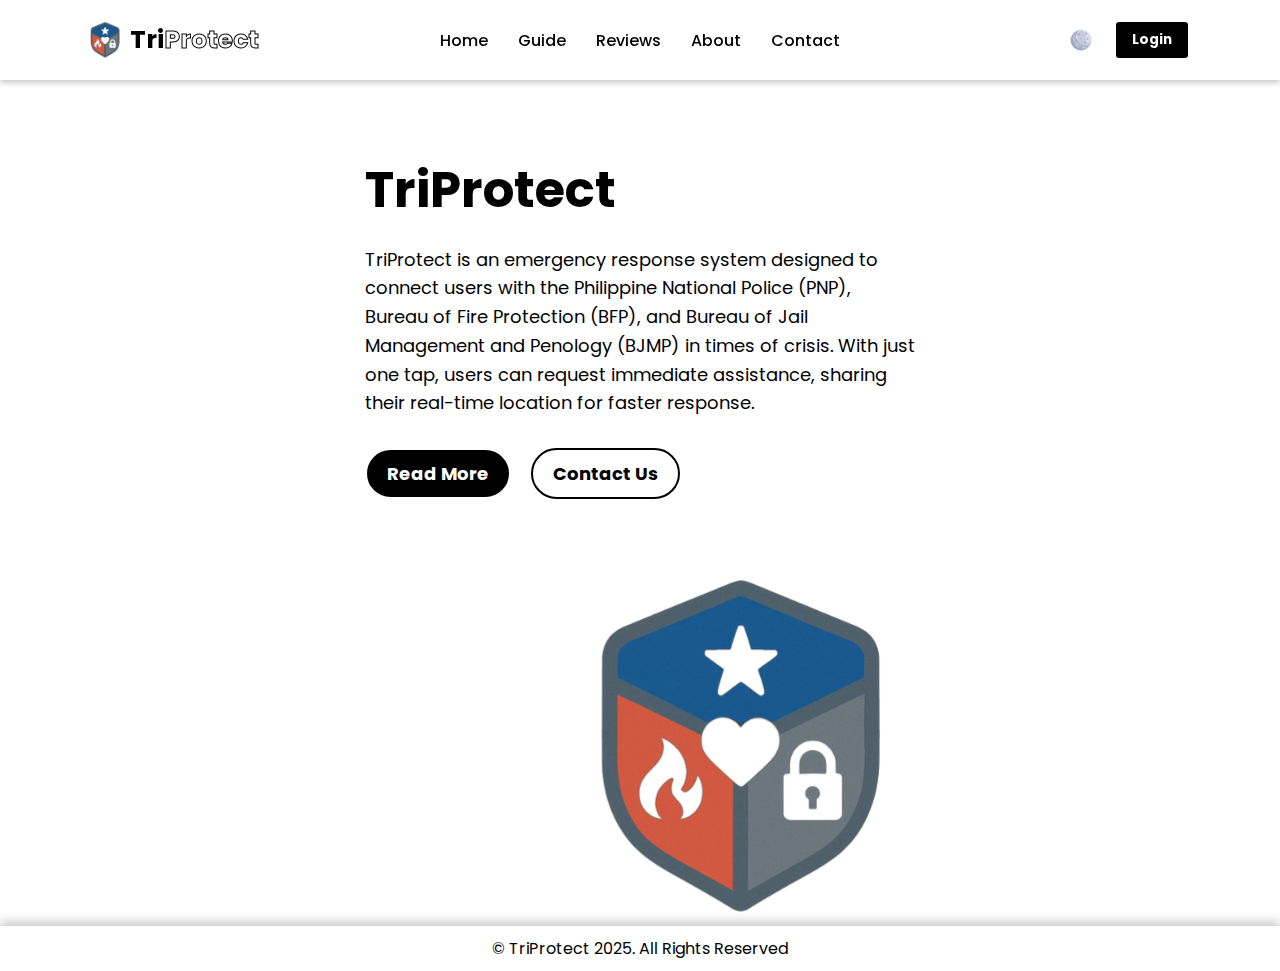
<file: Triprotect v0.2/Triprotect/System/index.html>
<html lang="en">
  <head>
    <meta charset="UTF-8" />
    <meta name="viewport" content="width=device-width, initial-scale=1.0" />
    <title>TriProtect</title>
    <link rel="stylesheet" href="../../Assets/css/system_index.css" />
    <link
      href="https://fonts.googleapis.com/css2?family=Poppins:wght@400;700&display=swap"
      rel="stylesheet"
    />
  </head>
  <body>
    <!-- Header Section -->
    <header class="header">
      <div class="header-left">
        <a href="#home" class="triprotect">
          <img
            src="../../Assets/img/triprotect-logo.png"
            alt="TriProtect Logo"
          />
          <span class="tri">Tri</span><span class="protect">Protect</span>
        </a>
      </div>

      <nav class="navbar">
        <a href="#home">Home</a>
        <a href="#guide">Guide</a>
        <a href="#reviews">Reviews</a>
        <a href="#about">About</a>
        <a href="#contact">Contact</a>
      </nav>

      <div class="header-right">
        <div class="theme-toggle">
          <img src="../../Assets/img/menu-icon.png" />
          <img src="../../Assets/img/dark-mode.png" />
          <img src="../../Assets/img/light-mode.png" />
        </div>
        <button
          class="button-login"
          onclick="window.location.href='selection_login.html'"
        >
          Login
        </button>
      </div>
    </header>
    <!-- About Section -->
    <section id="home" class="full-section">
      <div class="content">
        <div class="text">
          <h2>TriProtect</h2>
          <p id="location-output">
            TriProtect is an emergency response system designed to connect users
            with the Philippine National Police (PNP), Bureau of Fire Protection
            (BFP), and Bureau of Jail Management and Penology (BJMP) in times of
            crisis. With just one tap, users can request immediate assistance,
            sharing their real-time location for faster response.
          </p>
          <div class="button-container">
            <button class="button-r">Read More</button>
            <button class="button-c">Contact Us</button>
          </div>
        </div>
        <img
          src="../../Assets/img/triprotect-logo.png"
          alt="TriProtect Image"
        />
      </div>
    </section>
    <footer>&copy; TriProtect 2025. All Rights Reserved</footer>
    <script src="../../Assets/js/index.js"></script>
  </body>
</html>
</file>
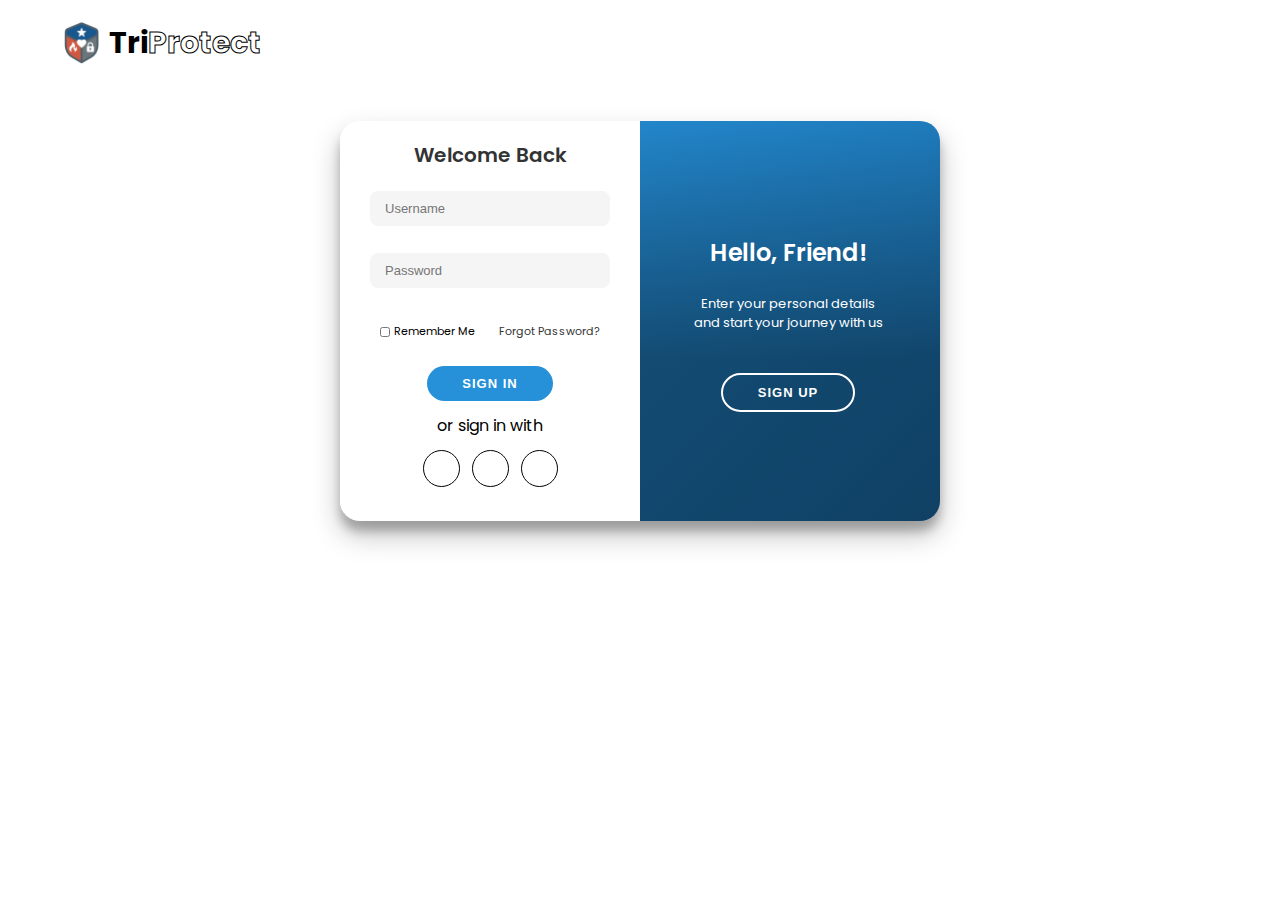
<file: Triprotect v0.2/Triprotect/User/user-login.html>
<html lang="en">
  <head>
    <meta charset="UTF-8" />
    <meta name="viewport" content="width=device-width, initial-scale=1.0" />
    <title>TriProtect</title>
    <link
      href="https://unpkg.com/boxicons@2.1.4/css/boxicons.min.css"
      rel="stylesheet"
    />
    <link rel="stylesheet" href="../../Assets/css/user-login.css" />
    <link
      href="https://fonts.googleapis.com/css2?family=Poppins:wght@400;700&display=swap"
      rel="stylesheet"
    />
    <link
      rel="stylesheet"
      href="https://cdnjs.cloudflare.com/ajax/libs/font-awesome/6.4.0/css/all.min.css"
      integrity="sha512-iecdLmaskl7CVkqkXNQ/ZH/XLlvWZOJyj7Yy7tcenmpD1ypASozpmT/E0iPtmFIB46ZmdtAc9eNBvH0H/ZpiBw=="
      crossorigin="anonymous"
      referrerpolicy="no-referrer"
    />
  </head>
  <body>
    <!-- Header Section -->
    <header class="header">
      <div class="header-left">
        <a class="triprotect" href="#">
          <img
            src="../../Assets/img/triprotect-logo.png"
            alt="TriProtect Logo"
          />
          <span class="tri">Tri</span><span class="protect">Protect</span>
        </a>
      </div>
    </header>
    <div class="container" id="container">
      <!-- REGISTER FORM -->
      <div class="form-container register-container">
        <form action="../assets/php/loginandregister.php" method="POST">
          <div class="form-header">
            <h1>Create Account</h1>
            <a href="#" class="switch-link" id="switchToLogin"
              ><i class="bx bx-right-arrow-alt"></i
            ></a>
          </div>
          <div class="form-control">
            <input
              type="text"
              name="reg_username"
              id="name"
              placeholder="Username"
              required
            />
            <small id="username-error"></small>
          </div>
          <div class="form-control">
            <input
              type="email"
              name="reg_email"
              id="email"
              placeholder="Email"
              required
            />
            <small id="email-error"></small>
          </div>
          <div class="form-control">
            <input
              type="password"
              name="reg_password"
              id="password"
              placeholder="Password"
              required
            />
            <small id="password-error"></small>
          </div>
          <button type="submit" name="register">Sign Up</button>
          <span>or sign up with</span>
          <div class="social-container">
            <a href="#" class="social"
              ><i class="fa-brands fa-facebook-f"></i
            ></a>
            <a href="#" class="social"><i class="fa-brands fa-google"></i></a>
            <a href="#" class="social"><i class="fa-brands fa-tiktok"></i></a>
          </div>
        </form>
      </div>

      <!-- LOGIN FORM -->
      <div class="form-container login-container">
        <form
          class="form-lg"
          action="../assets/php/loginandregister.php"
          method="POST"
        >
          <div class="form-header">
            <h1>Welcome Back</h1>
            <a href="#" class="switch-link" id="switchToRegister"
              ><i class="bx bx-right-arrow-alt"></i
            ></a>
          </div>
          <div class="form-control2">
            <input
              type="text"
              name="username"
              class="username-2"
              placeholder="Username"
              required
            />
            <small class="username-error-2"></small>
          </div>
          <div class="form-control2">
            <input
              type="password"
              name="password"
              class="password-2"
              placeholder="Password"
              required
            />
            <small class="password-error-2"></small>
          </div>

          <div class="content">
            <div class="checkbox">
              <input type="checkbox" name="checkbox" id="checkbox" />
              <label for="checkbox">Remember Me</label>
            </div>
            <div class="pass-link">
              <a href="#">Forgot Password?</a>
            </div>
          </div>
          <button type="submit" name="login">Sign In</button>
          <span>or sign in with</span>
          <div class="social-container">
            <a href="#" class="social"
              ><i class="fa-brands fa-facebook-f"></i
            ></a>
            <a href="#" class="social"><i class="fa-brands fa-google"></i></a>
            <a href="#" class="social"><i class="fa-brands fa-tiktok"></i></a>
          </div>
        </form>
      </div>

      <!-- OVERLAY PANELS -->
      <div class="overlay-container">
        <div class="overlay">
          <div class="overlay-panel overlay-left">
            <h1>Welcome Back!</h1>
            <p>
              Please login with your personal info to stay connected with us
            </p>
            <button class="ghost" id="login">
              Sign In
              <i class="fa-solid fa-arrow-left"></i>
            </button>
          </div>

          <div class="overlay-panel overlay-right">
            <h1>Hello, Friend!</h1>
            <p>Enter your personal details and start your journey with us</p>
            <button class="ghost" id="register">
              Sign Up
              <i class="fa-solid fa-arrow-right"></i>
            </button>
          </div>
        </div>
      </div>
    </div>
    <script src="../../Assets/js/user-login.js"></script>
  </body>
</html>
</file>
<file: Triprotect v0.2/Assets/css/system_index.css>
/* Root Variables */
:root {
  --txt-color: black;
  --second-txt-color: white;
  --bg-color: white;
  --third-bg-color: black;
  --second-bg-color: rgba(255, 255, 255);
}

/* General Styles */
* {
  font-family: "Poppins", sans-serif;
}

body {
  background-color: var(--bg-color);
  margin: 0;
  padding: 0;
  display: flex;
  flex-direction: column;
  overflow-x: hidden;
}
html,
body {
  height: 100%;
  scroll-behavior: smooth;
}

/* Header Section */
.header {
  box-shadow: 0 3px 5px rgba(0, 0, 0, 0.2);
  display: flex;
  align-items: center;
  justify-content: space-between;
  padding: 20px 5%;
  background-color: var(--bg-color);
  position: sticky;
  z-index: 999;
  top: 0;
}
.header-left {
  flex: 1;
  display: flex;
  align-items: center;
}
/* Center navbar */
.navbar {
  flex: 1.5;
  display: flex;
  justify-content: center;
  gap: 30px;
}
.navbar a {
  text-decoration: none;
  color: var(--txt-color);
  font-weight: 500;
  transition: all 0.3s;
  position: relative;
  padding: 5px 0;
}

.navbar a::after {
  content: "";
  position: absolute;
  width: 0;
  height: 2px;
  bottom: 0;
  left: 50%;
  background-color: var(--txt-color);
  transition: all 0.3s ease;
  transform: translateX(-50%);
}

.navbar a:hover {
  color: var(--txt-color);
  transform: scale(1.05);
}

.navbar a:hover::after {
  width: 100%;
}

/* Right section for icons and login */
.header-right {
  flex: 1;
  display: flex;
  justify-content: flex-end;
  align-items: center;
  gap: 6px;
}

.triprotect {
  display: flex;
  align-items: center;
  text-decoration: none;
  font-size: 25px;
  font-weight: bold;
}

.triprotect img {
  width: 30px;
  height: auto;
  margin-right: 10px;
}

.tri {
  font-weight: bold;
  color: var(--txt-color);
}

.protect {
  font-weight: bold;
  -webkit-text-stroke: 1px black;
  color: var(--second-txt-color);
}
.button-login {
  padding: 8px 16px;
  background: var(--third-bg-color);
  color: var(--second-txt-color);
  border: 2px solid white;
  border-radius: 5px;
  cursor: pointer;
  margin-left: 15px;
  font-weight: bold;
  transition: all 0.3s ease-in-out;
}

.button-login:hover {
  background: white;
  color: black;
  border: 2px solid black;
}

/* Home Section */
#home {
  padding: 30px 90px 30px;
  text-align: center;
}

#home h2 {
  font-size: 50px;
  font-weight: 700;
  margin-bottom: 10px;
}

#home p {
  font-size: 18px;
  line-height: 1.6;
}

#home .content {
  display: flex;
  justify-content: center;
  align-items: center;
  flex-wrap: wrap;
  gap: 40px;
  margin: 0 auto;
  max-width: 1200px;
  padding: 0 20px;
}

#home .content .text {
  max-width: 550px;
  text-align: left;
}

#home .content img {
  position: relative;
  margin-left: 200;
  align-self: flex-start;
  top: auto;
  transform: translateY(30px);
}

.button-container {
  display: flex;
  gap: 20px;
  justify-content: flex-start;
  margin-top: 30px;
}

/* Additional Buttons */
.button-r,
.button-c {
  padding: 10px 20px;
  font-size: 18px;
  font-weight: bold;
  border: 2px solid;
  border-radius: 50px;
  transition: all 0.3s ease-in-out;
  cursor: pointer;
}
.button-r {
  background-color: var(--third-bg-color);
  color: var(--second-txt-color);
}
.button-r:hover {
  background: rgba(255, 255, 255, 0.336);
  color: var(--txt-color);
}
.button-c {
  background: transparent;
  color: var(--txt-color);
}
.button-c:hover {
  background: var(--txt-color);
  color: var(--second-txt-color);
}
/* Footer */
footer {
  box-shadow: 0 -5px 10px rgba(0, 0, 0, 0.2);
  text-align: center;
  padding: 10px 0;
  position: relative;
  bottom: 0;
  width: 100%;
  margin-top: auto;
}

/* For Mobile Devices (up to 480px) */
@media screen and (max-width: 480px) {
  .header {
    padding: 10px 15px;
  }

  .navbar {
    display: none;
  }

  .button-login {
    display: none;
  }

  .header-right {
    gap: 10px;
  }

  .triprotect {
    font-size: 18px;
  }

  .triprotect img {
    width: 20px;
  }

  #home {
    padding: 15px;
  }

  #home h2 {
    font-size: 28px;
    margin-bottom: 5px;
  }

  #home p {
    font-size: 14px;
    line-height: 1.4;
  }

  #home .content {
    gap: 15px;
  }

  #home .content img {
    max-width: 250px;
    margin: 0 auto;
  }

  .button-container {
    gap: 10px;
    margin-top: 20px;
  }

  .button-r,
  .button-c {
    padding: 6px 12px;
    font-size: 14px;
  }

  footer {
    font-size: 12px;
    padding: 8px 0;
  }
}

/* For extra small mobile devices (below 360px) */
@media screen and (max-width: 360px) {
  .header {
    padding: 8px 10px;
  }

  .triprotect {
    font-size: 16px;
  }

  .triprotect img {
    width: 18px;
  }

  #home h2 {
    font-size: 24px;
  }

  #home p {
    font-size: 13px;
  }

  #home .content img {
    max-width: 200px;
  }

  .button-container {
    flex-direction: column;
    align-items: center;
  }

  .button-r,
  .button-c {
    width: 100%;
    max-width: 200px;
  }
}

/* For Tablets (481px to 768px) */
@media screen and (min-width: 481px) and (max-width: 768px) {
  .header {
    padding: 20px 40px;
  }

  .navbar {
    display: none;
  }

  .button-login {
    display: none;
  }

  .header-right {
    gap: 10px;
  }

  #home {
    padding: 30px 40px;
  }

  #home h2 {
    font-size: 40px;
  }

  #home .content {
    flex-direction: column;
    text-align: center;
  }

  #home .content .text {
    max-width: 100%;
    text-align: center;
  }

  #home .content img {
    margin: 0 auto;
    max-width: 400px;
    transform: none;
    order: -1;
  }

  .button-container {
    justify-content: center;
  }
}

/* For Laptops (769px to 1024px) */
@media screen and (min-width: 769px) and (max-width: 1024px) {
  .header {
    padding: 20px 60px;
  }

  .navbar {
    display: flex;
  }

  .button-login {
    display: block;
  }

  .theme-toggle img:first-child {
    display: none;
  }

  #home {
    padding: 30px 60px;
  }

  #home .content {
    flex-direction: column;
    text-align: center;
  }

  #home .content .text {
    max-width: 100%;
    text-align: center;
  }

  #home .content img {
    margin-left: 0;
    max-width: 500px;
    transform: none;
    order: -1;
  }

  .button-container {
    justify-content: center;
  }
}

/* For Large Screens (1025px and above) */
@media screen and (min-width: 1025px) {
  .header {
    padding: 20px 90px;
  }

  .navbar {
    display: flex;
  }

  .button-login {
    display: block;
  }

  .theme-toggle img:first-child {
    display: none;
  }

  #home {
    padding: 30px 90px;
  }

  #home .content img {
    margin-left: 200px;
  }
}

/* Ensure images are responsive */
img {
  max-width: 100%;
  height: auto;
}

/* Improve button responsiveness */
.button-login,
.button-r,
.button-c {
  white-space: nowrap;
  overflow: hidden;
  text-overflow: ellipsis;
}

/* Theme Toggle Styles */
.theme-toggle {
  display: flex;
  align-items: center;
  gap: 10px;
}

.theme-toggle img {
  cursor: pointer;
  width: 24px;
  height: 24px;
  transition: transform 0.3s ease, opacity 0.3s ease;
}

.theme-toggle img:hover {
  transform: scale(1.2);
  opacity: 0.8;
}

.theme-toggle img[src*="light-mode"] {
  display: none;
}

.theme-toggle img[src*="dark-mode"] {
  display: block;
}

/* Hide theme toggle below laptop resolution */
@media screen and (max-width: 1024px) {
  .theme-toggle img[src*="dark-mode"],
  .theme-toggle img[src*="light-mode"] {
    display: none !important;
  }

  .navbar {
    display: none;
  }

  .button-login {
    display: none;
  }

  .theme-toggle img[src*="menu-icon"] {
    display: block !important;
  }
}

/* For screens above laptop resolution */
@media screen and (min-width: 1025px) {
  .theme-toggle img[src*="menu-icon"] {
    display: none !important;
  }

  .navbar {
    display: flex;
  }

  .button-login {
    display: block;
  }
}

/* Dark Mode Styles */
body.dark-mode {
  --txt-color: #ffffff;
  --second-txt-color: #000000;
  --bg-color: #121212;
  --third-bg-color: #ffffff;
  --second-bg-color: rgba(18, 18, 18, 0.95);
}

/* Header Dark Mode */
body.dark-mode .header {
  background-color: #121212;
  box-shadow: 0 3px 5px rgba(255, 255, 255, 0.1);
}

body.dark-mode .navbar a {
  color: #ffffff;
}

body.dark-mode .navbar a::after {
  background-color: #ffffff;
}

body.dark-mode .tri {
  color: #ffffff;
}

body.dark-mode .protect {
  -webkit-text-stroke: 1px #ffffff;
  color: #000000;
}

/* About Section Dark Mode */
body.dark-mode #home {
  background-color: #121212;
}

body.dark-mode #home h2 {
  color: #ffffff;
}

body.dark-mode #home p {
  color: #e0e0e0;
}

/* Footer Dark Mode */
body.dark-mode footer {
  background-color: #121212;
  color: #e0e0e0;
  box-shadow: 0 -5px 10px rgba(255, 255, 255, 0.1);
}

body.dark-mode .theme-toggle img[src*="light-mode"] {
  display: block;
}

body.dark-mode .theme-toggle img[src*="dark-mode"] {
  display: none;
}

body.dark-mode .button-login {
  background: #ffffff;
  color: #121212;
  border: 2px solid #ffffff;
}

body.dark-mode .button-login:hover {
  background: #121212;
  color: #ffffff;
  border: 2px solid #ffffff;
}

body.dark-mode .button-r {
  background-color: #ffffff;
  color: #121212;
}

body.dark-mode .button-r:hover {
  background: rgba(255, 255, 255, 0.1);
  color: #ffffff;
}

body.dark-mode .button-c {
  background: transparent;
  color: #ffffff;
  border: 2px solid #ffffff;
}

body.dark-mode .button-c:hover {
  background: #ffffff;
  color: #121212;
}

/* For screens below laptop resolution */
@media screen and (max-width: 1024px) {
  #home .content {
    flex-direction: column;
    text-align: center;
    align-items: center;
  }

  #home .content .text {
    max-width: 100%;
    text-align: center;
  }

  #home .content img {
    margin: 0 auto;
    max-width: 500px;
    transform: none;
    order: -1;
    display: block;
  }
}

/* For tablets */
@media screen and (max-width: 768px) {
  #home .content img {
    max-width: 400px;
    margin: 0 auto;
  }
}

/* For mobile */
@media screen and (max-width: 480px) {
  #home .content img {
    max-width: 300px;
    margin: 0 auto;
  }
}
</file>
<file: Triprotect v0.2/Assets/css/user-login.css>
/* Root Variables */
:root {
  --txt-color: black;
  --second-txt-color: white;
  --bg-color: white;
  --third-bg-color: black;
  --second-bg-color: rgba(255, 255, 255);
}

/* General Styles */
html,
body {
  height: 100vh;
  margin: 0;
  padding: 0;
  overflow: hidden;
}

body {
  font-family: "Poppins", sans-serif;
  background-color: var(--bg-color);
  display: flex;
  flex-direction: column;
  min-height: 100vh;
  position: relative;
}

/* Header Section */
.header {
  display: flex;
  align-items: center;
  padding: 20px 5%;
  background-color: var(--bg-color);
  position: sticky;
  z-index: 999;
  top: 0;
}

.header-left {
  display: flex;
  align-items: center;
}

.triprotect {
  display: flex;
  align-items: center;
  text-decoration: none;
  font-size: 30px;
  font-weight: bold;
}

.triprotect img {
  width: 35px;
  height: auto;
  margin-right: 10px;
}

.tri {
  font-weight: bold;
  color: var(--txt-color);
}

.protect {
  font-weight: bold;
  -webkit-text-stroke: 1px black;
  color: var(--second-txt-color);
}

/* Container Styles */
.container {
  border-radius: 20px;
  box-shadow: 0 14px 28px rgba(0, 0, 0, 0.25), 0 10px 10px rgba(0, 0, 0, 0.22);
  position: relative;
  overflow: hidden;
  width: 600px;
  max-width: 90%;
  height: 400px;
  margin: 35px auto 0;
  display: flex;
  justify-content: center;
  align-items: center;
  background: #fff;
}

/* Form Container Styles */
.form-container {
  position: absolute;
  top: 0;
  height: 100%;
  transition: all 0.6s ease-in-out;
  display: flex;
  align-items: center;
  justify-content: center;
  width: 50%;
}

.login-container {
  left: 0;
  width: 50%;
  z-index: 2;
}

.container.right-panel-active .login-container {
  transform: translateX(100%);
}

.register-container {
  left: 0;
  width: 50%;
  opacity: 0;
  z-index: 1;
}

.container.right-panel-active .register-container {
  transform: translateX(100%);
  opacity: 1;
  z-index: 5;
  animation: show 0.6s;
}

@keyframes show {
  0%,
  49.99% {
    opacity: 0;
    z-index: 1;
  }
  50%,
  100% {
    opacity: 1;
    z-index: 5;
  }
}

/* Form Styles */
form {
  background-color: #fff;
  display: flex;
  align-items: center;
  justify-content: center;
  flex-direction: column;
  padding: 0 30px;
  height: 100%;
  text-align: center;
  width: 100%;
}

.form-header {
  display: flex;
  align-items: center;
  justify-content: center;
  width: 100%;
  position: relative;
  margin-bottom: 15px;
}

.form-header h1 {
  font-size: 20px;
  margin-bottom: 0;
  font-weight: 600;
  color: #333;
}

.switch-link {
  display: none;
  color: #333;
  font-size: 24px;
  text-decoration: none;
  position: absolute;
  right: 0;
  transition: all 0.3s ease;
  cursor: pointer;
}

.switch-link i {
  display: block;
  font-size: 28px;
  color: #333;
}

.switch-link:hover {
  color: #2691d9;
  transform: scale(1.1);
}

input {
  background-color: #f5f5f5;
  border: none;
  border-radius: 8px;
  padding: 10px 15px;
  margin: 6px 0;
  width: 100%;
  font-size: 13px;
  transition: all 0.3s ease;
}

input:focus {
  background-color: #fff;
  box-shadow: 0 0 0 2px #2691d9;
}

.form-control,
.form-control2 {
  width: 100%;
  position: relative;
  margin-bottom: 15px;
}

.form-control small,
.form-control2 small {
  color: #e74c3c;
  position: absolute;
  top: 45px;
  left: 0;
  font-size: 12px;
  z-index: 100;
}

/* Content Styles */
.content {
  display: flex;
  width: 100%;
  height: 35px;
  align-items: center;
  justify-content: space-around;
  margin: 5px 0;
}

.content .checkbox {
  display: flex;
  align-items: center;
  justify-content: center;
}

.content input[type="checkbox"] {
  accent-color: #333;
  width: 10px;
  height: 10px;
}

.content label {
  font-size: 11px;
  user-select: none;
  padding: 4px;
}

.pass-link a {
  font-size: 11px;
  text-decoration: none;
  color: #333;
  transition: color 0.3s ease;
}

.pass-link a:hover {
  color: #2691d9;
}

/* Button Styles */
button {
  border-radius: 20px;
  border: none;
  background-color: #2691d9;
  color: #fff;
  font-size: 13px;
  font-weight: 600;
  margin: 12px 0;
  padding: 10px 35px;
  letter-spacing: 1px;
  text-transform: uppercase;
  transition: all 0.3s ease;
  cursor: pointer;
}

button:hover {
  background-color: #1a6ca8;
  transform: translateY(-2px);
  box-shadow: 0 5px 15px rgba(38, 145, 217, 0.3);
}

button:active {
  transform: scale(0.95);
}

button.ghost {
  background-color: transparent;
  border: 2px solid #fff;
  color: #fff;
}

button.ghost:hover {
  background-color: rgba(255, 255, 255, 0.1);
}

/* Overlay Styles */
.overlay-container {
  position: absolute;
  top: 0;
  left: 50%;
  width: 50%;
  height: 100%;
  overflow: hidden;
  transition: transform 0.6s ease-in-out;
  z-index: 100;
}
.container.right-panel-active .overlay-container {
  transform: translate(-100%);
}
.overlay {
  background: linear-gradient(135deg, #2691d9 0%, #1a6ca8 100%);
  background-repeat: no-repeat;
  background-size: cover;
  background-position: 0 0;
  color: #fff;
  position: relative;
  left: -100%;
  height: 100%;
  width: 200%;
  transform: translateX(0);
  transition: transform 0.6s ease-in-out;
}
.overlay::before {
  content: "";
  position: absolute;
  left: 0;
  right: 0;
  top: 0;
  bottom: 0;
  background: linear-gradient(
    to top,
    rgba(0, 0, 0, 0.4) 40%,
    rgba(46, 94, 109, 0)
  );
}
.container.right-panel-active .overlay {
  transform: translateX(50%);
}

.overlay-panel {
  position: absolute;
  display: flex;
  align-items: center;
  justify-content: center;
  flex-direction: column;
  padding: 0 40px;
  text-align: center;
  top: 0;
  height: 100%;
  width: 50%;
  transform: translateX(0);
  transition: transform 0.6s ease-in-out;
}

.overlay-left {
  transform: translateX(-30%);
}

.container.right-panel-active .overlay-left {
  transform: translateX(-10%);
}

.overlay-right {
  right: 0;
  transform: translateX(10%);
}

.container.right-panel-active .overlay-right {
  transform: translateX(30%);
}

.overlay-panel h1 {
  font-size: 24px;
  margin-bottom: 12px;
  font-weight: 600;
}

.overlay-panel p {
  font-size: 13px;
  margin: 12px 0 20px;
  line-height: 1.5;
  max-width: 200px;
  margin-left: auto;
  margin-right: auto;
}

.overlay-panel button {
  margin-top: 20px;
}

/* Social Container */
.social-container {
  margin: 12px 0;
}

.social-container a {
  border: 1px solid black;
  border-radius: 50%;
  display: inline-flex;
  justify-content: center;
  align-items: center;
  margin: 0 4px;
  height: 35px;
  width: 35px;
  transition: all 0.3s ease;
  color: black;
  text-decoration: none;
}

.social-container a:hover {
  border-color: black;
  color: black;
  transform: translateY(-2px);
}

/* Responsive Design */
@media screen and (max-width: 768px) {
  .container {
    width: 90%;
    height: 600px;
    margin: 35px auto 0;
  }

  .form-container {
    width: 100%;
    height: 100%;
  }

  .login-container {
    opacity: 1;
    z-index: 2;
    transform: translateX(0);
  }

  .register-container {
    opacity: 0;
    z-index: 1;
    transform: translateX(100%);
  }

  .container.right-panel-active .login-container {
    opacity: 0;
    z-index: 1;
    transform: translateX(-100%);
  }

  .container.right-panel-active .register-container {
    opacity: 1;
    z-index: 2;
    transform: translateX(0);
  }

  .overlay-container {
    display: none;
  }

  form {
    padding: 0 20px;
  }

  .form-header {
    margin-bottom: 20px;
    padding: 0 10px;
  }

  .switch-link {
    display: block !important;
    position: absolute;
    right: 10px;
    color: #333;
  }

  .switch-link i {
    color: #333;
    font-size: 28px;
  }

  .overlay-panel {
    padding: 0 20px;
  }
}

/* Hide switch button on desktop */
.switch-form-btn {
  display: none;
}
</file>
